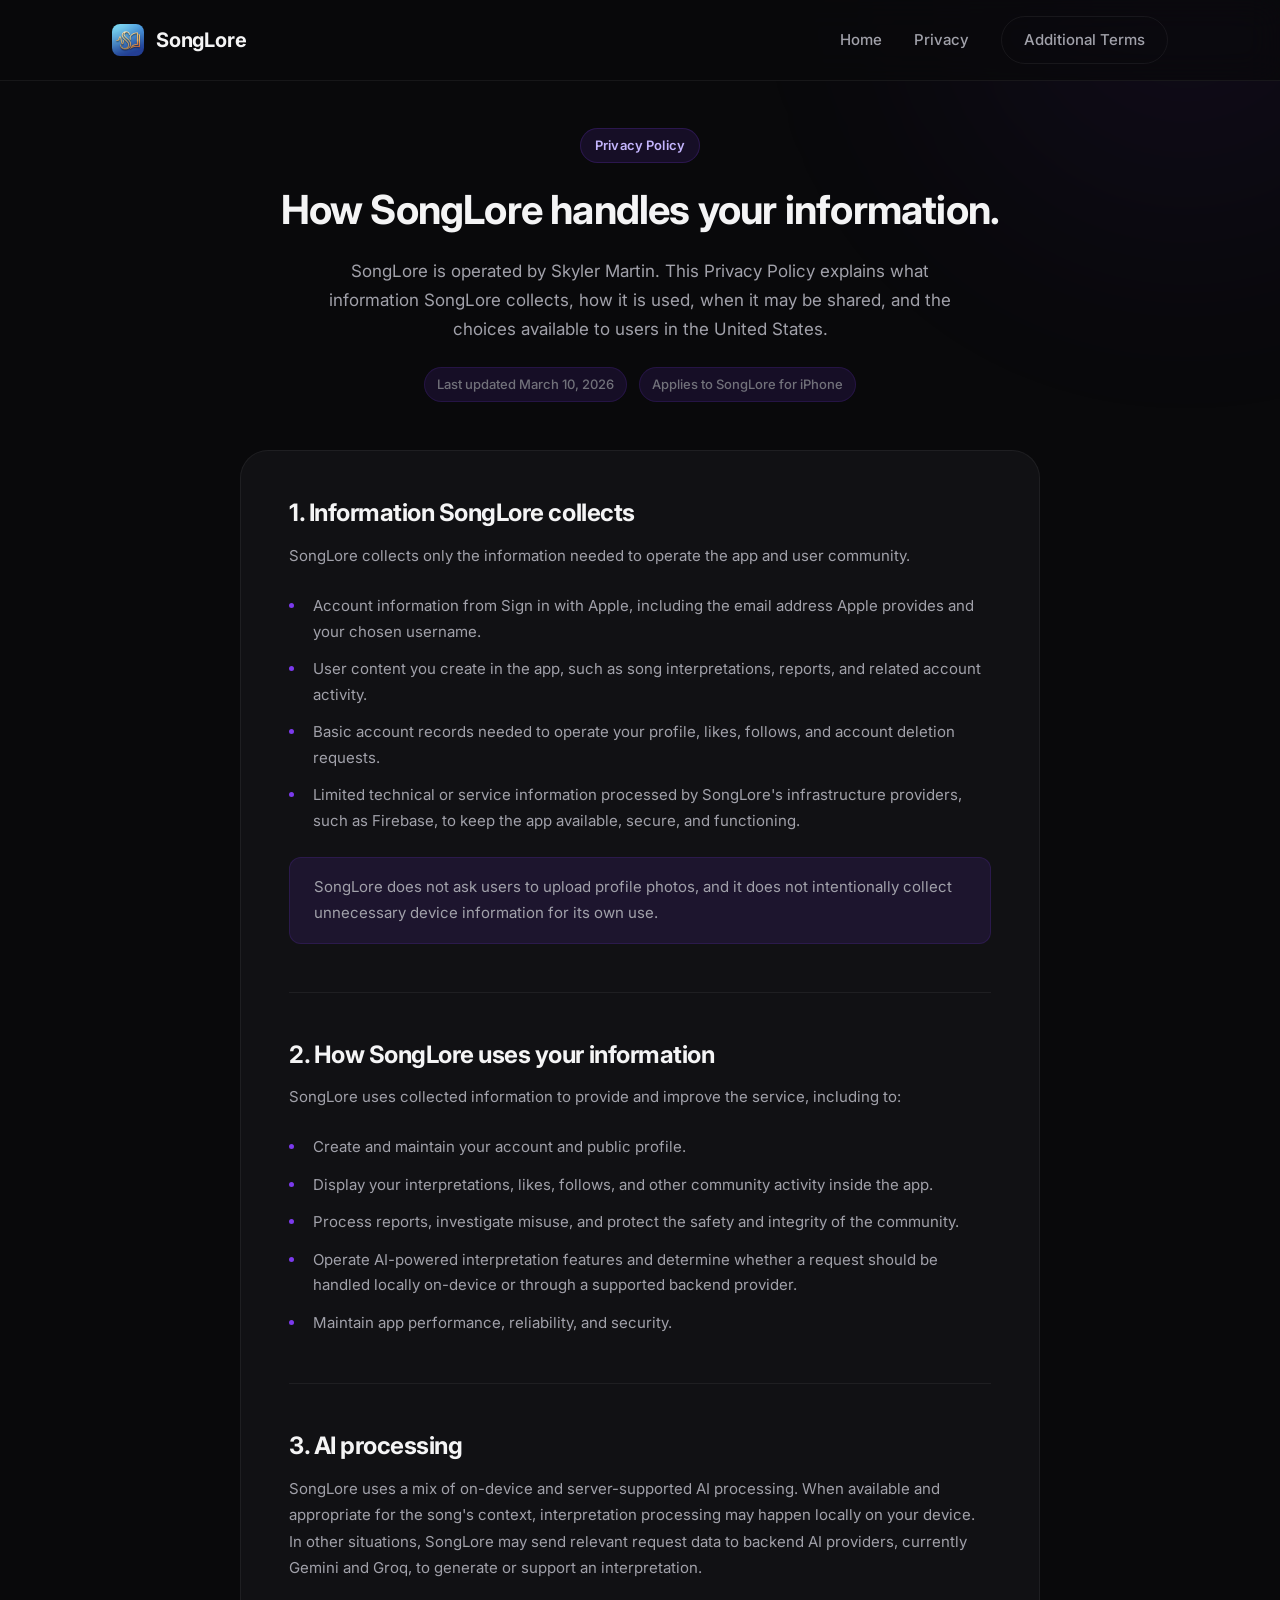
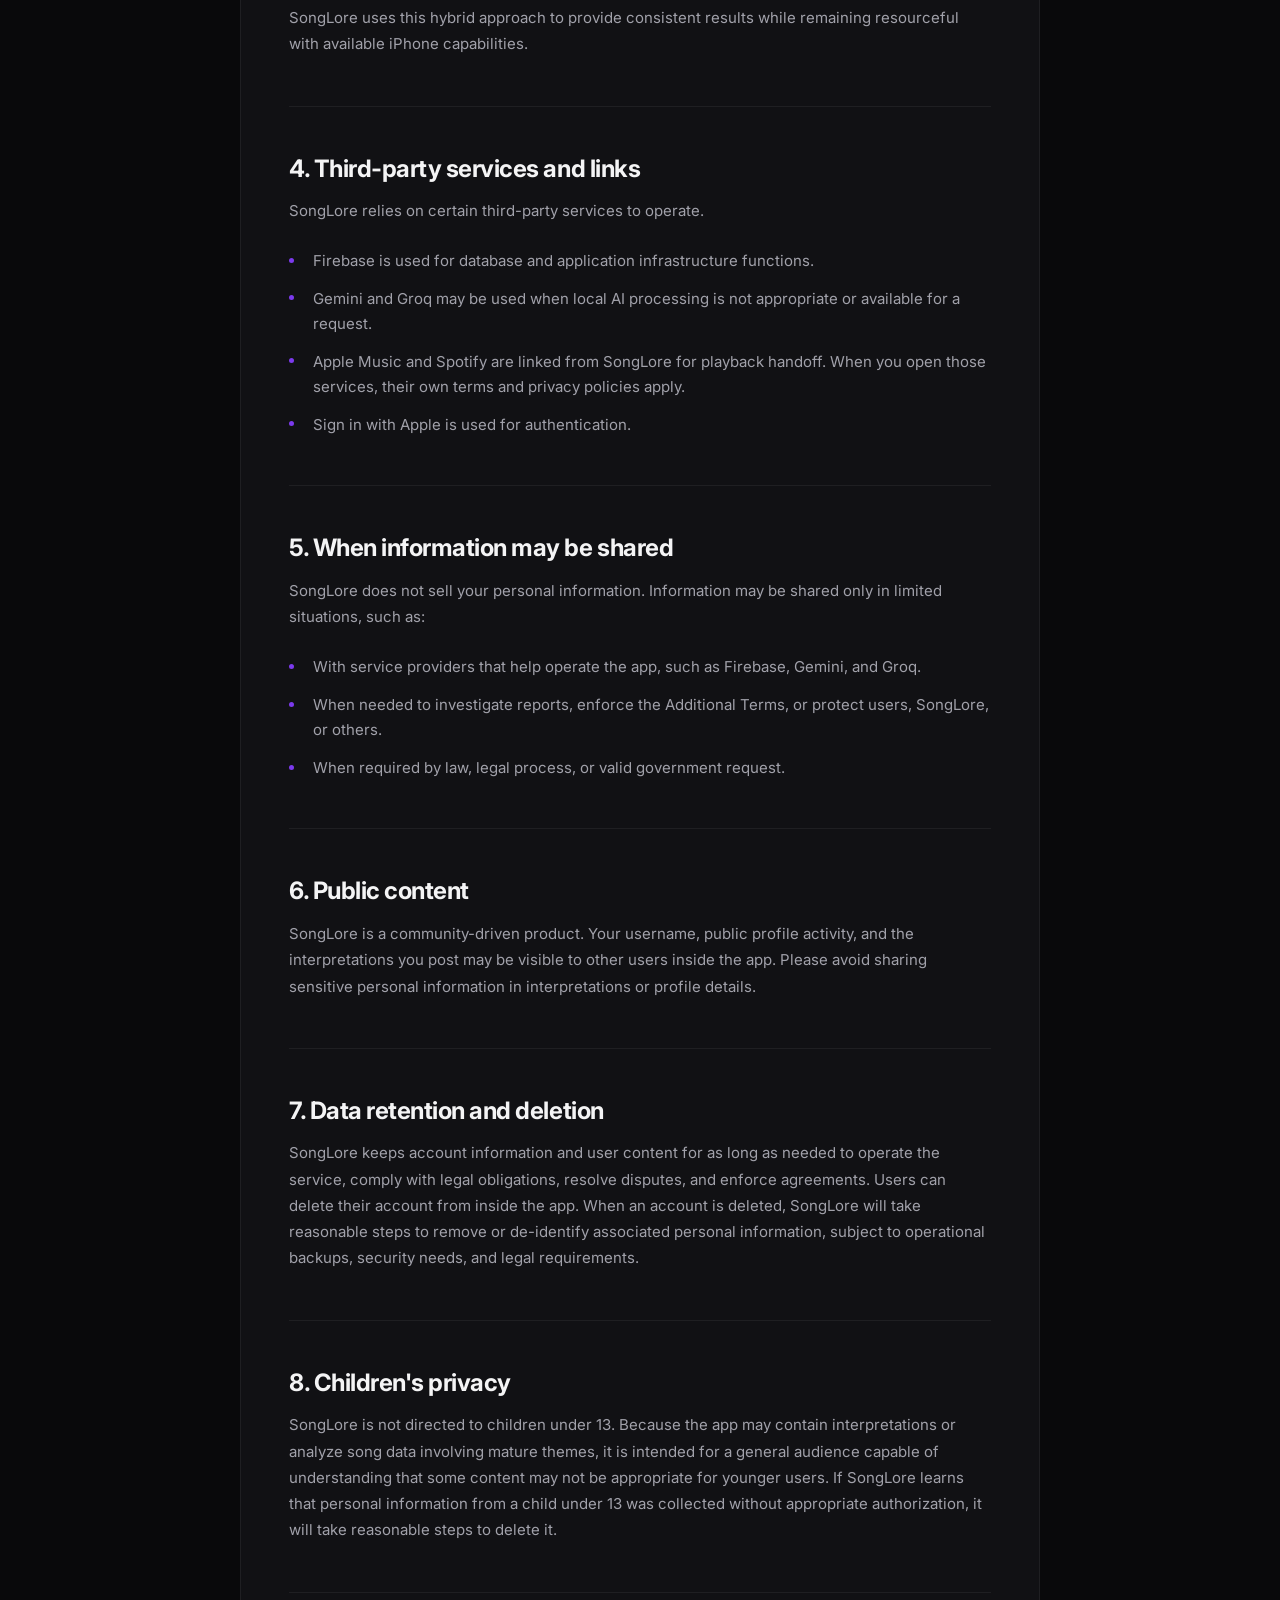
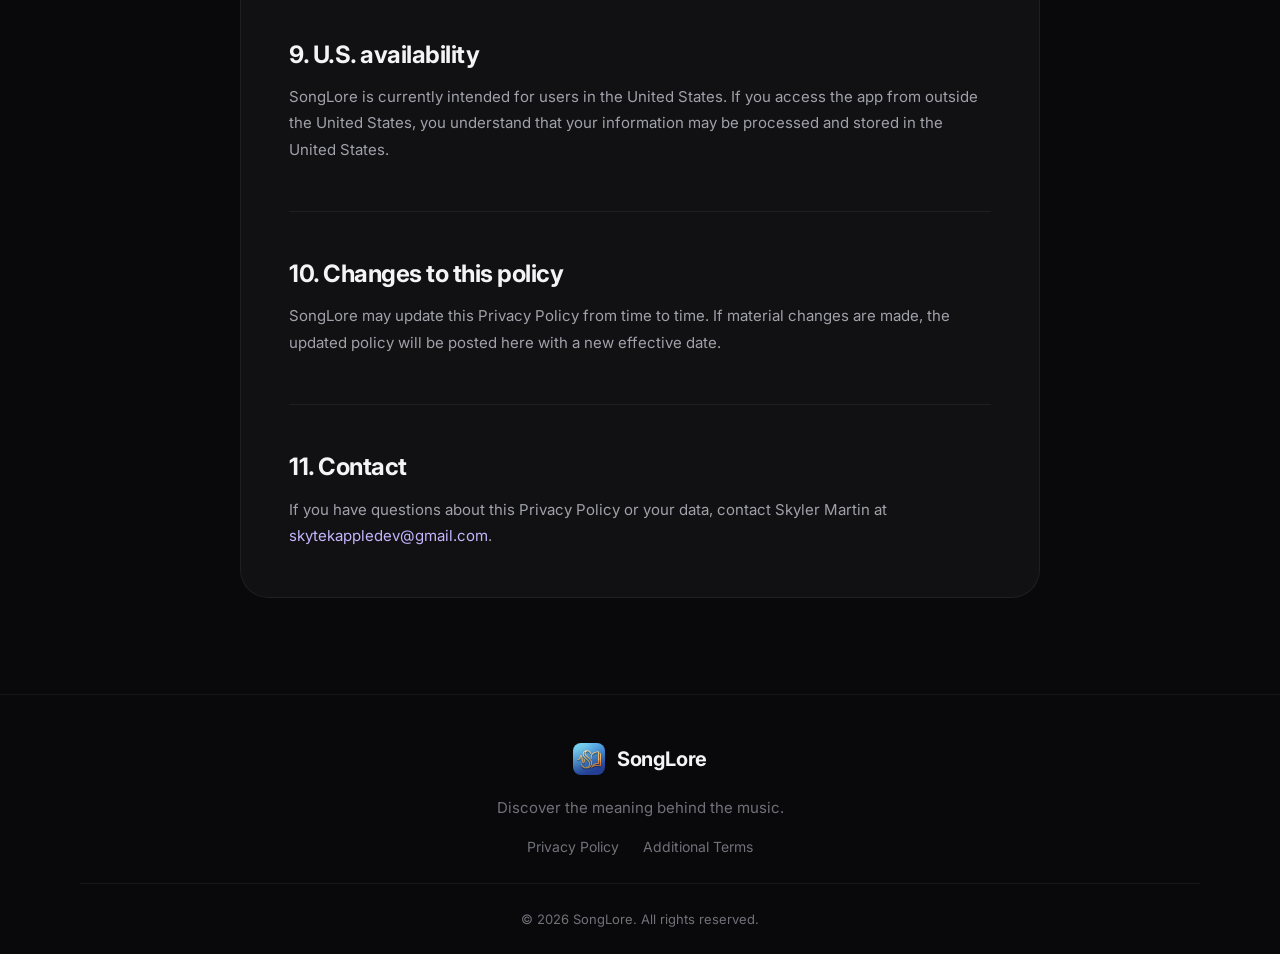
<file: privacy.html>
<!DOCTYPE html>
<html lang="en">
<head>
    <meta charset="UTF-8">
    <meta name="viewport" content="width=device-width, initial-scale=1.0">
    <title>Privacy Policy — SongLore</title>
    <meta name="description" content="Learn how SongLore handles your information, what data is collected, how it's used, and your choices as a user.">
    <meta name="robots" content="index, follow">
    <link rel="canonical" href="https://songlore.app/privacy.html">

    <!-- Open Graph -->
    <meta property="og:type" content="website">
    <meta property="og:title" content="Privacy Policy — SongLore">
    <meta property="og:description" content="Learn how SongLore handles your information, what data is collected, how it's used, and your choices as a user.">
    <meta property="og:url" content="https://songlore.app/privacy.html">
    <meta property="og:site_name" content="SongLore">

    <!-- Favicon -->
    <link rel="icon" type="image/png" href="images/songloreicon.png">
    <link rel="apple-touch-icon" href="images/songloreicon.png">

    <link rel="preconnect" href="https://fonts.googleapis.com">
    <link rel="preconnect" href="https://fonts.gstatic.com" crossorigin>
    <link href="https://fonts.googleapis.com/css2?family=Inter:wght@300;400;500;600;700&display=swap" rel="stylesheet">
    <link rel="stylesheet" href="styles.css">
</head>
<body>

    <header class="navbar">
        <div class="container">
            <a href="index.html" class="logo logo-lockup" aria-label="SongLore home">
                <img src="images/songloreicon.png" alt="SongLore" class="logo-icon" width="32" height="32">
                <span>SongLore</span>
            </a>
            <button class="nav-toggle" aria-label="Toggle navigation" aria-expanded="false">
                <svg class="icon-menu" viewBox="0 0 24 24"><line x1="3" y1="6" x2="21" y2="6"/><line x1="3" y1="12" x2="21" y2="12"/><line x1="3" y1="18" x2="21" y2="18"/></svg>
                <svg class="icon-close" viewBox="0 0 24 24"><line x1="18" y1="6" x2="6" y2="18"/><line x1="6" y1="6" x2="18" y2="18"/></svg>
            </button>
            <nav class="nav-links" id="nav-links">
                <a href="index.html">Home</a>
                <a href="privacy.html">Privacy</a>
                <a href="terms.html" class="btn btn-outline">Additional Terms</a>
            </nav>
        </div>
    </header>

    <main class="policy-page">
        <section class="container">
            <div class="policy-hero">
                <div class="badge">Privacy Policy</div>
                <h1>How SongLore handles your information.</h1>
                <p>SongLore is operated by Skyler Martin. This Privacy Policy explains what information SongLore collects, how it is used, when it may be shared, and the choices available to users in the United States.</p>
                <div class="policy-meta">
                    <span>Last updated March 10, 2026</span>
                    <span>Applies to SongLore for iPhone</span>
                </div>
            </div>

            <div class="glass-panel policy-card">
                <section class="policy-section">
                    <h2>1. Information SongLore collects</h2>
                    <p>SongLore collects only the information needed to operate the app and user community.</p>
                    <ul class="policy-list">
                        <li>Account information from Sign in with Apple, including the email address Apple provides and your chosen username.</li>
                        <li>User content you create in the app, such as song interpretations, reports, and related account activity.</li>
                        <li>Basic account records needed to operate your profile, likes, follows, and account deletion requests.</li>
                        <li>Limited technical or service information processed by SongLore's infrastructure providers, such as Firebase, to keep the app available, secure, and functioning.</li>
                    </ul>
                    <div class="policy-note">
                        <p>SongLore does not ask users to upload profile photos, and it does not intentionally collect unnecessary device information for its own use.</p>
                    </div>
                </section>

                <section class="policy-section">
                    <h2>2. How SongLore uses your information</h2>
                    <p>SongLore uses collected information to provide and improve the service, including to:</p>
                    <ul class="policy-list">
                        <li>Create and maintain your account and public profile.</li>
                        <li>Display your interpretations, likes, follows, and other community activity inside the app.</li>
                        <li>Process reports, investigate misuse, and protect the safety and integrity of the community.</li>
                        <li>Operate AI-powered interpretation features and determine whether a request should be handled locally on-device or through a supported backend provider.</li>
                        <li>Maintain app performance, reliability, and security.</li>
                    </ul>
                </section>

                <section class="policy-section">
                    <h2>3. AI processing</h2>
                    <p>SongLore uses a mix of on-device and server-supported AI processing. When available and appropriate for the song's context, interpretation processing may happen locally on your device. In other situations, SongLore may send relevant request data to backend AI providers, currently Gemini and Groq, to generate or support an interpretation.</p>
                    <p>SongLore uses this hybrid approach to provide consistent results while remaining resourceful with available iPhone capabilities.</p>
                </section>

                <section class="policy-section">
                    <h2>4. Third-party services and links</h2>
                    <p>SongLore relies on certain third-party services to operate.</p>
                    <ul class="policy-list">
                        <li>Firebase is used for database and application infrastructure functions.</li>
                        <li>Gemini and Groq may be used when local AI processing is not appropriate or available for a request.</li>
                        <li>Apple Music and Spotify are linked from SongLore for playback handoff. When you open those services, their own terms and privacy policies apply.</li>
                        <li>Sign in with Apple is used for authentication.</li>
                    </ul>
                </section>

                <section class="policy-section">
                    <h2>5. When information may be shared</h2>
                    <p>SongLore does not sell your personal information. Information may be shared only in limited situations, such as:</p>
                    <ul class="policy-list">
                        <li>With service providers that help operate the app, such as Firebase, Gemini, and Groq.</li>
                        <li>When needed to investigate reports, enforce the Additional Terms, or protect users, SongLore, or others.</li>
                        <li>When required by law, legal process, or valid government request.</li>
                    </ul>
                </section>

                <section class="policy-section">
                    <h2>6. Public content</h2>
                    <p>SongLore is a community-driven product. Your username, public profile activity, and the interpretations you post may be visible to other users inside the app. Please avoid sharing sensitive personal information in interpretations or profile details.</p>
                </section>

                <section class="policy-section">
                    <h2>7. Data retention and deletion</h2>
                    <p>SongLore keeps account information and user content for as long as needed to operate the service, comply with legal obligations, resolve disputes, and enforce agreements. Users can delete their account from inside the app. When an account is deleted, SongLore will take reasonable steps to remove or de-identify associated personal information, subject to operational backups, security needs, and legal requirements.</p>
                </section>

                <section class="policy-section">
                    <h2>8. Children's privacy</h2>
                    <p>SongLore is not directed to children under 13. Because the app may contain interpretations or analyze song data involving mature themes, it is intended for a general audience capable of understanding that some content may not be appropriate for younger users. If SongLore learns that personal information from a child under 13 was collected without appropriate authorization, it will take reasonable steps to delete it.</p>
                </section>

                <section class="policy-section">
                    <h2>9. U.S. availability</h2>
                    <p>SongLore is currently intended for users in the United States. If you access the app from outside the United States, you understand that your information may be processed and stored in the United States.</p>
                </section>

                <section class="policy-section">
                    <h2>10. Changes to this policy</h2>
                    <p>SongLore may update this Privacy Policy from time to time. If material changes are made, the updated policy will be posted here with a new effective date.</p>
                </section>

                <section class="policy-section">
                    <h2>11. Contact</h2>
                    <p>If you have questions about this Privacy Policy or your data, contact Skyler Martin at <a href="mailto:skytekappledev@gmail.com" class="policy-contact">skytekappledev@gmail.com</a>.</p>
                </section>
            </div>
        </section>
    </main>

    <footer>
        <div class="container footer-content">
            <div class="footer-brand">
                <div class="logo logo-lockup footer-logo">
                    <img src="images/songloreicon.png" alt="SongLore" class="logo-icon" width="32" height="32">
                    <span>SongLore</span>
                </div>
                <p>Discover the meaning behind the music.</p>
                <div class="legal-links">
                    <a href="privacy.html">Privacy Policy</a>
                    <a href="terms.html">Additional Terms</a>
                </div>
            </div>
        </div>
        <div class="container copyright">
            <p>&copy; 2026 SongLore. All rights reserved.</p>
        </div>
    </footer>

    <script>
        const toggle = document.querySelector('.nav-toggle');
        const navLinks = document.getElementById('nav-links');
        toggle.addEventListener('click', () => {
            const open = navLinks.classList.toggle('open');
            toggle.classList.toggle('active');
            toggle.setAttribute('aria-expanded', open);
        });
        navLinks.querySelectorAll('a').forEach(link => {
            link.addEventListener('click', () => {
                navLinks.classList.remove('open');
                toggle.classList.remove('active');
                toggle.setAttribute('aria-expanded', 'false');
            });
        });
    </script>
</body>
</html>
</file>
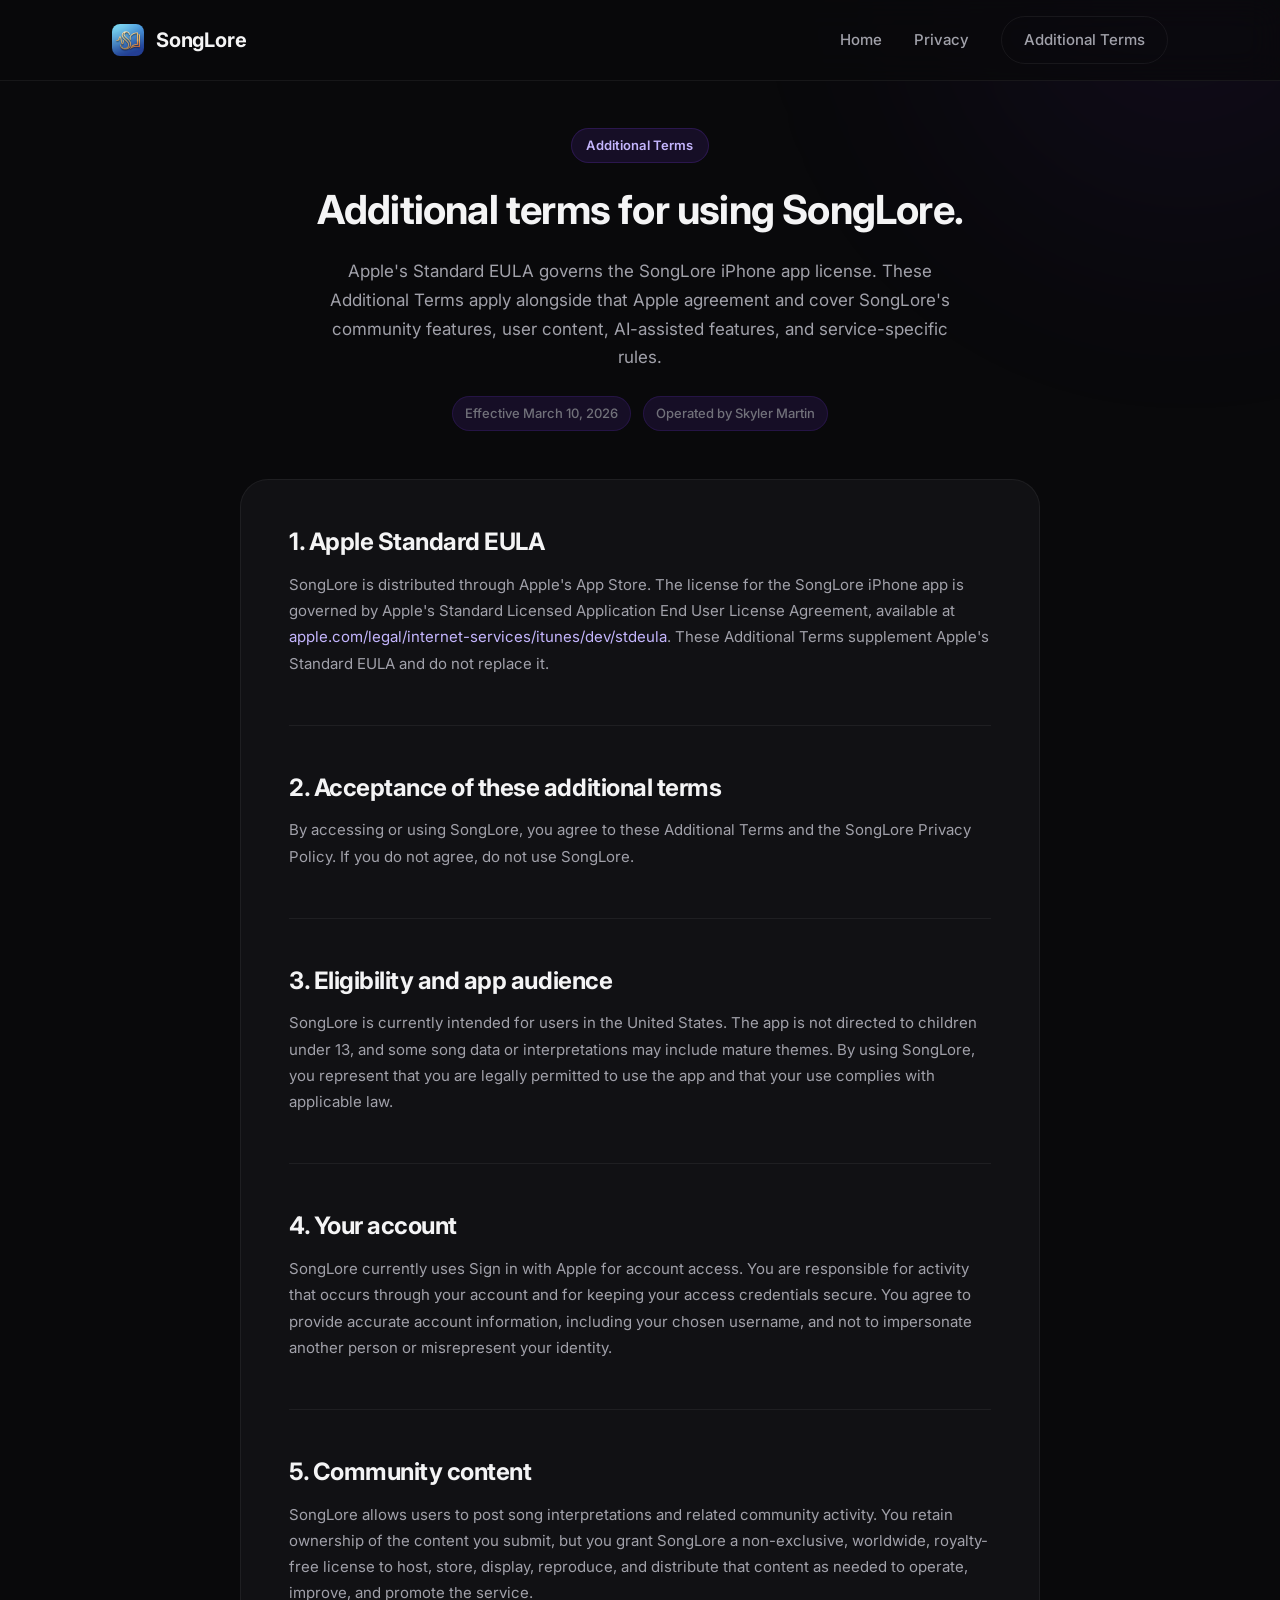
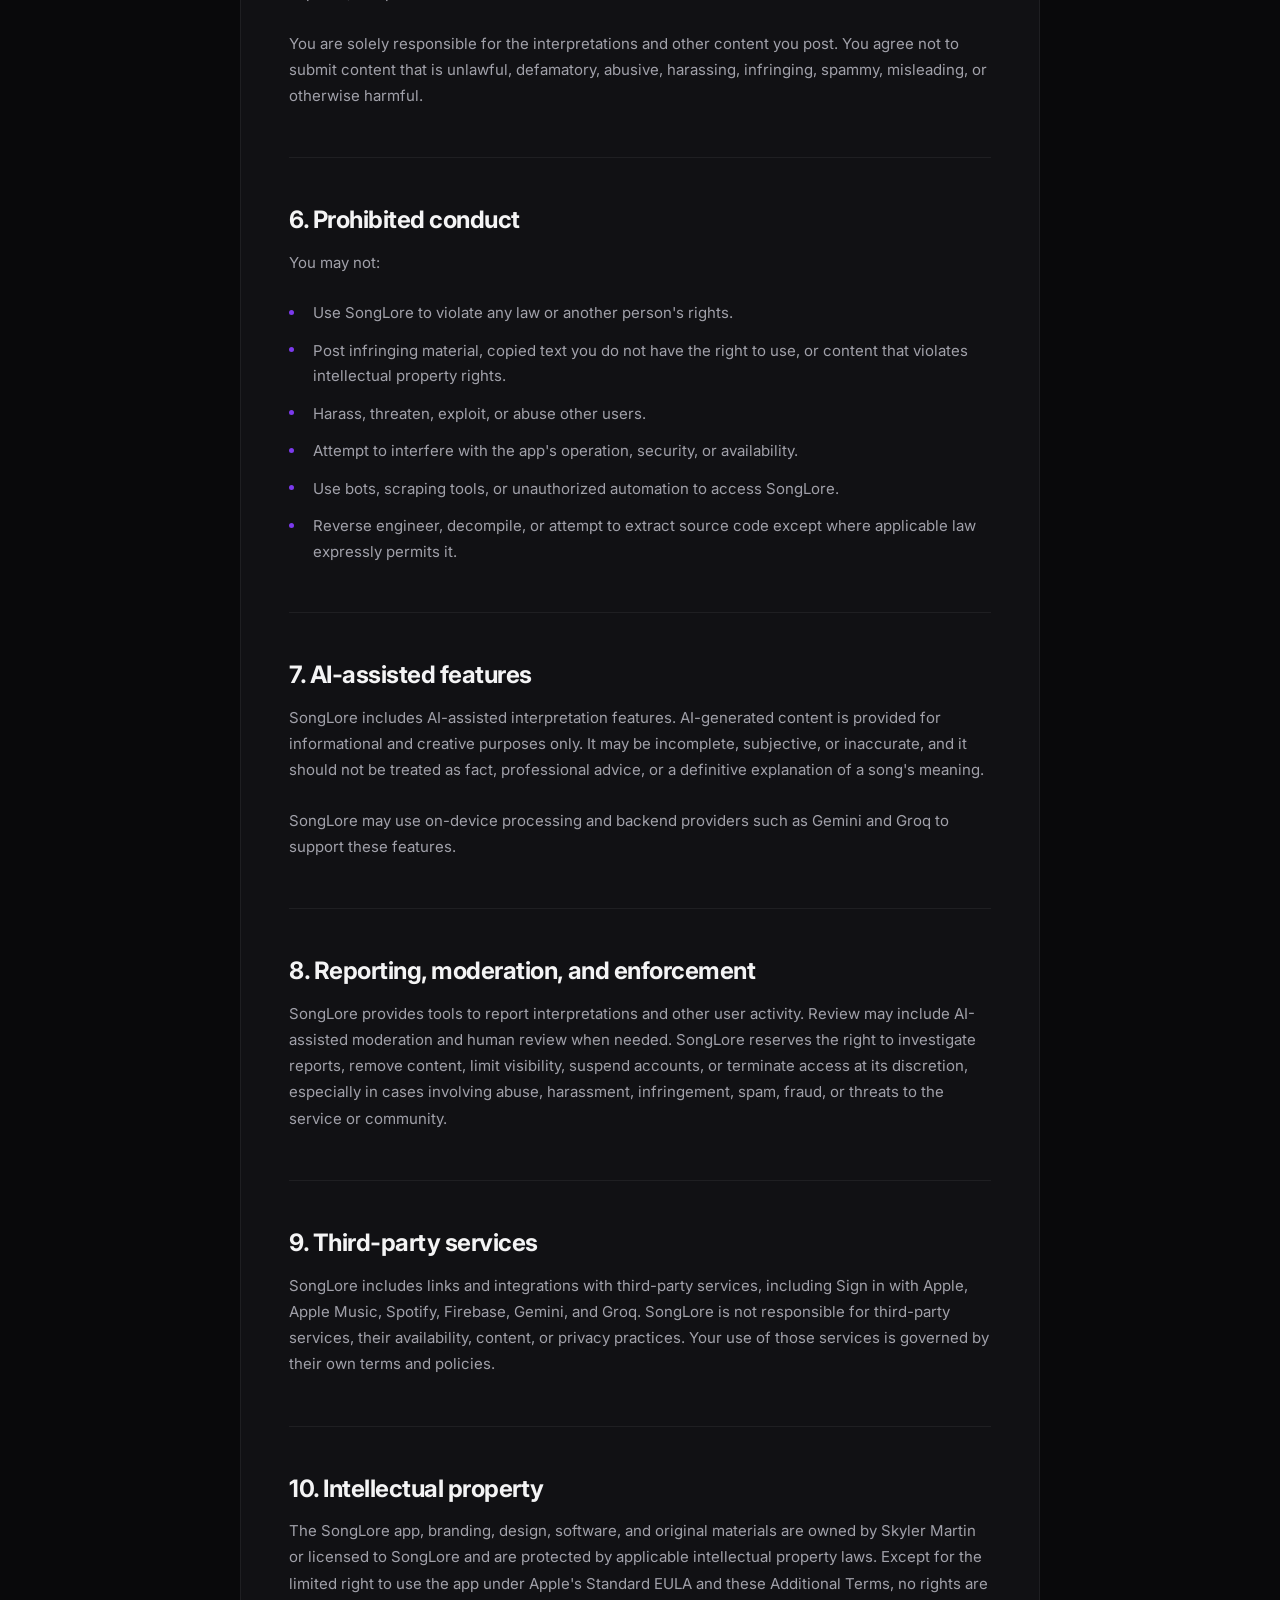
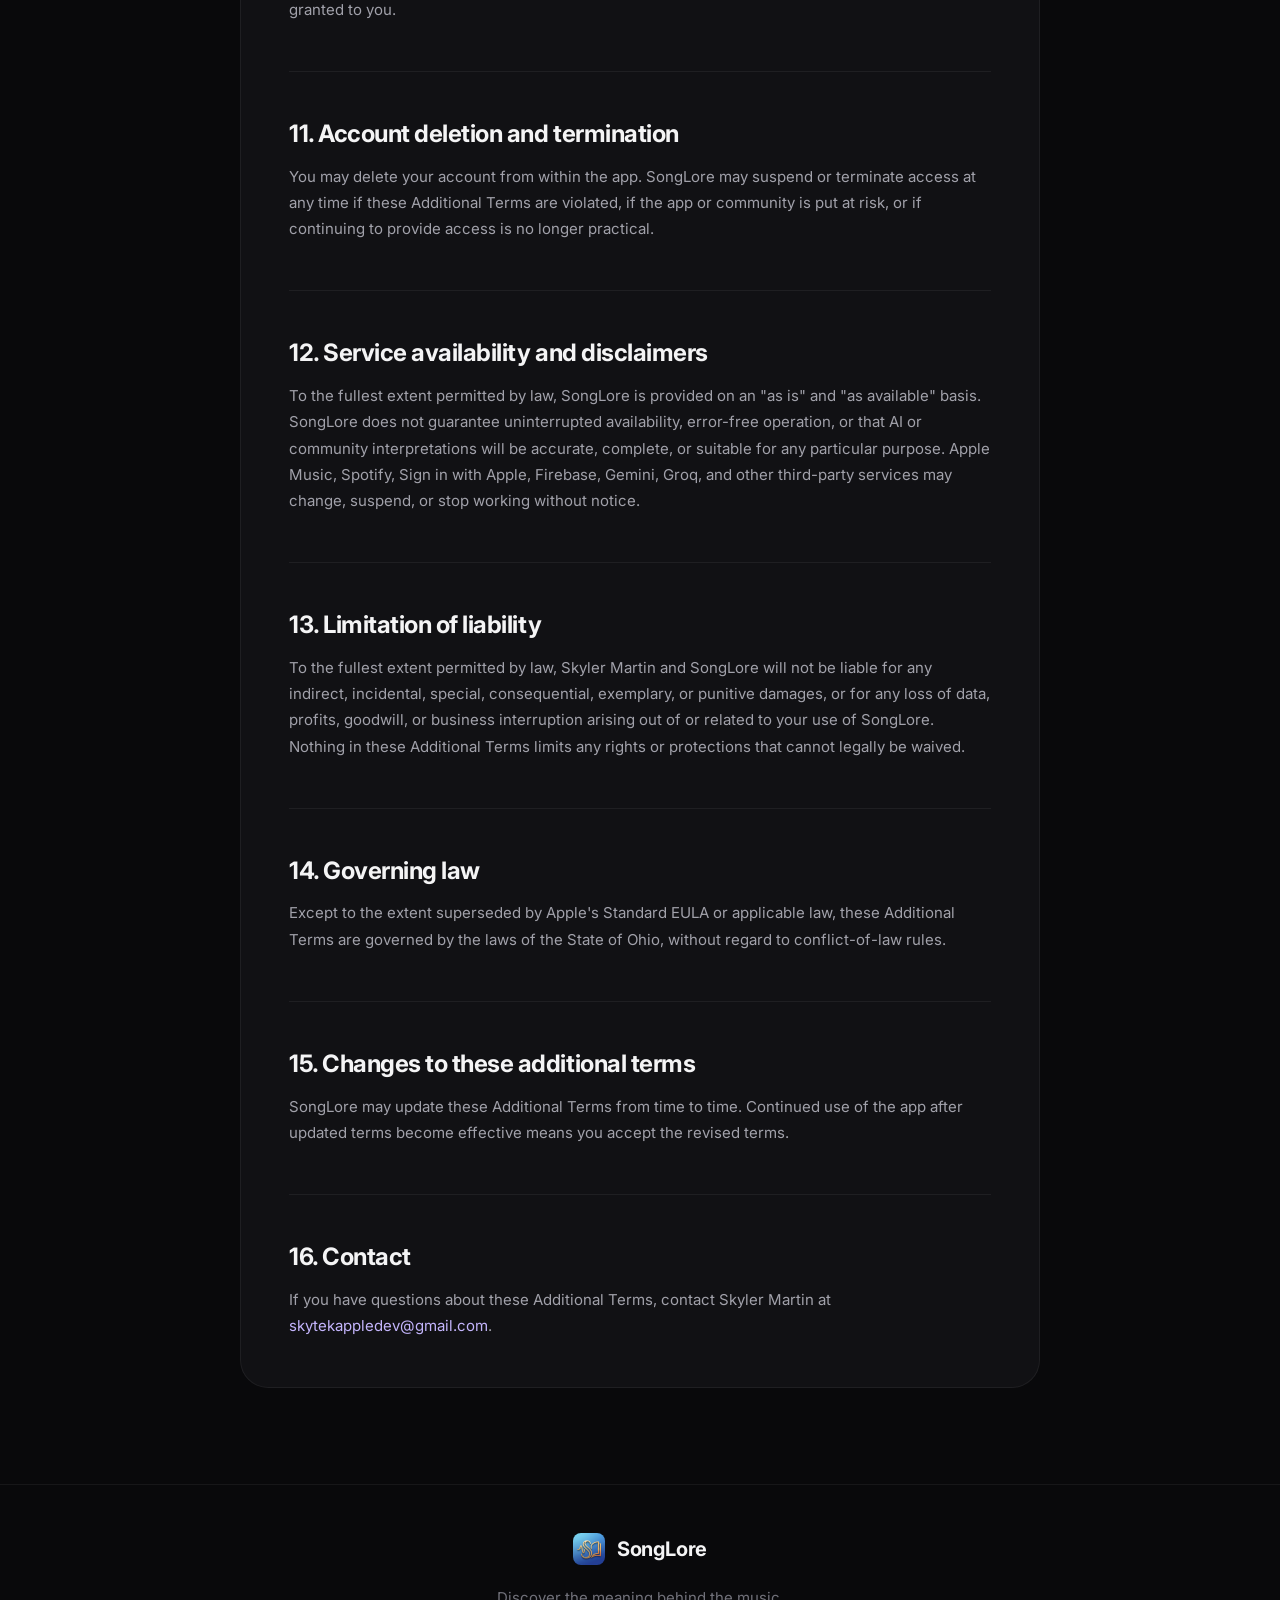
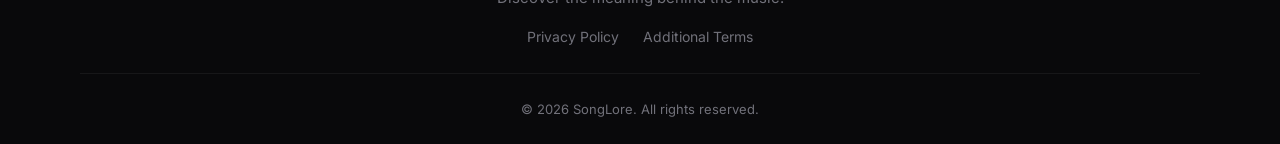
<file: terms.html>
<!DOCTYPE html>
<html lang="en">
<head>
    <meta charset="UTF-8">
    <meta name="viewport" content="width=device-width, initial-scale=1.0">
    <title>Additional Terms — SongLore</title>
    <meta name="description" content="SongLore Additional Terms covering community participation, user content, AI-assisted features, and rules that apply alongside Apple's Standard EULA.">
    <meta name="robots" content="index, follow">
    <link rel="canonical" href="https://songlore.app/terms.html">

    <!-- Open Graph -->
    <meta property="og:type" content="website">
    <meta property="og:title" content="Additional Terms — SongLore">
    <meta property="og:description" content="SongLore Additional Terms covering community participation, user content, AI-assisted features, and rules that apply alongside Apple's Standard EULA.">
    <meta property="og:url" content="https://songlore.app/terms.html">
    <meta property="og:site_name" content="SongLore">

    <!-- Favicon -->
    <link rel="icon" type="image/png" href="images/songloreicon.png">
    <link rel="apple-touch-icon" href="images/songloreicon.png">

    <link rel="preconnect" href="https://fonts.googleapis.com">
    <link rel="preconnect" href="https://fonts.gstatic.com" crossorigin>
    <link href="https://fonts.googleapis.com/css2?family=Inter:wght@300;400;500;600;700&display=swap" rel="stylesheet">
    <link rel="stylesheet" href="styles.css">
</head>
<body>

    <header class="navbar">
        <div class="container">
            <a href="index.html" class="logo logo-lockup" aria-label="SongLore home">
                <img src="images/songloreicon.png" alt="SongLore" class="logo-icon" width="32" height="32">
                <span>SongLore</span>
            </a>
            <button class="nav-toggle" aria-label="Toggle navigation" aria-expanded="false">
                <svg class="icon-menu" viewBox="0 0 24 24"><line x1="3" y1="6" x2="21" y2="6"/><line x1="3" y1="12" x2="21" y2="12"/><line x1="3" y1="18" x2="21" y2="18"/></svg>
                <svg class="icon-close" viewBox="0 0 24 24"><line x1="18" y1="6" x2="6" y2="18"/><line x1="6" y1="6" x2="18" y2="18"/></svg>
            </button>
            <nav class="nav-links" id="nav-links">
                <a href="index.html">Home</a>
                <a href="privacy.html">Privacy</a>
                <a href="terms.html" class="btn btn-outline">Additional Terms</a>
            </nav>
        </div>
    </header>

    <main class="policy-page">
        <section class="container">
            <div class="policy-hero">
                <div class="badge">Additional Terms</div>
                <h1>Additional terms for using SongLore.</h1>
                <p>Apple's Standard EULA governs the SongLore iPhone app license. These Additional Terms apply alongside that Apple agreement and cover SongLore's community features, user content, AI-assisted features, and service-specific rules.</p>
                <div class="policy-meta">
                    <span>Effective March 10, 2026</span>
                    <span>Operated by Skyler Martin</span>
                </div>
            </div>

            <div class="glass-panel policy-card">
                <section class="policy-section">
                    <h2>1. Apple Standard EULA</h2>
                    <p>SongLore is distributed through Apple's App Store. The license for the SongLore iPhone app is governed by Apple's Standard Licensed Application End User License Agreement, available at <a href="https://www.apple.com/legal/internet-services/itunes/dev/stdeula/" class="policy-contact">apple.com/legal/internet-services/itunes/dev/stdeula</a>. These Additional Terms supplement Apple's Standard EULA and do not replace it.</p>
                </section>

                <section class="policy-section">
                    <h2>2. Acceptance of these additional terms</h2>
                    <p>By accessing or using SongLore, you agree to these Additional Terms and the SongLore Privacy Policy. If you do not agree, do not use SongLore.</p>
                </section>

                <section class="policy-section">
                    <h2>3. Eligibility and app audience</h2>
                    <p>SongLore is currently intended for users in the United States. The app is not directed to children under 13, and some song data or interpretations may include mature themes. By using SongLore, you represent that you are legally permitted to use the app and that your use complies with applicable law.</p>
                </section>

                <section class="policy-section">
                    <h2>4. Your account</h2>
                    <p>SongLore currently uses Sign in with Apple for account access. You are responsible for activity that occurs through your account and for keeping your access credentials secure. You agree to provide accurate account information, including your chosen username, and not to impersonate another person or misrepresent your identity.</p>
                </section>

                <section class="policy-section">
                    <h2>5. Community content</h2>
                    <p>SongLore allows users to post song interpretations and related community activity. You retain ownership of the content you submit, but you grant SongLore a non-exclusive, worldwide, royalty-free license to host, store, display, reproduce, and distribute that content as needed to operate, improve, and promote the service.</p>
                    <p>You are solely responsible for the interpretations and other content you post. You agree not to submit content that is unlawful, defamatory, abusive, harassing, infringing, spammy, misleading, or otherwise harmful.</p>
                </section>

                <section class="policy-section">
                    <h2>6. Prohibited conduct</h2>
                    <p>You may not:</p>
                    <ul class="policy-list">
                        <li>Use SongLore to violate any law or another person's rights.</li>
                        <li>Post infringing material, copied text you do not have the right to use, or content that violates intellectual property rights.</li>
                        <li>Harass, threaten, exploit, or abuse other users.</li>
                        <li>Attempt to interfere with the app's operation, security, or availability.</li>
                        <li>Use bots, scraping tools, or unauthorized automation to access SongLore.</li>
                        <li>Reverse engineer, decompile, or attempt to extract source code except where applicable law expressly permits it.</li>
                    </ul>
                </section>

                <section class="policy-section">
                    <h2>7. AI-assisted features</h2>
                    <p>SongLore includes AI-assisted interpretation features. AI-generated content is provided for informational and creative purposes only. It may be incomplete, subjective, or inaccurate, and it should not be treated as fact, professional advice, or a definitive explanation of a song's meaning.</p>
                    <p>SongLore may use on-device processing and backend providers such as Gemini and Groq to support these features.</p>
                </section>

                <section class="policy-section">
                    <h2>8. Reporting, moderation, and enforcement</h2>
                    <p>SongLore provides tools to report interpretations and other user activity. Review may include AI-assisted moderation and human review when needed. SongLore reserves the right to investigate reports, remove content, limit visibility, suspend accounts, or terminate access at its discretion, especially in cases involving abuse, harassment, infringement, spam, fraud, or threats to the service or community.</p>
                </section>

                <section class="policy-section">
                    <h2>9. Third-party services</h2>
                    <p>SongLore includes links and integrations with third-party services, including Sign in with Apple, Apple Music, Spotify, Firebase, Gemini, and Groq. SongLore is not responsible for third-party services, their availability, content, or privacy practices. Your use of those services is governed by their own terms and policies.</p>
                </section>

                <section class="policy-section">
                    <h2>10. Intellectual property</h2>
                    <p>The SongLore app, branding, design, software, and original materials are owned by Skyler Martin or licensed to SongLore and are protected by applicable intellectual property laws. Except for the limited right to use the app under Apple's Standard EULA and these Additional Terms, no rights are granted to you.</p>
                </section>

                <section class="policy-section">
                    <h2>11. Account deletion and termination</h2>
                    <p>You may delete your account from within the app. SongLore may suspend or terminate access at any time if these Additional Terms are violated, if the app or community is put at risk, or if continuing to provide access is no longer practical.</p>
                </section>

                <section class="policy-section">
                    <h2>12. Service availability and disclaimers</h2>
                    <p>To the fullest extent permitted by law, SongLore is provided on an "as is" and "as available" basis. SongLore does not guarantee uninterrupted availability, error-free operation, or that AI or community interpretations will be accurate, complete, or suitable for any particular purpose. Apple Music, Spotify, Sign in with Apple, Firebase, Gemini, Groq, and other third-party services may change, suspend, or stop working without notice.</p>
                </section>

                <section class="policy-section">
                    <h2>13. Limitation of liability</h2>
                    <p>To the fullest extent permitted by law, Skyler Martin and SongLore will not be liable for any indirect, incidental, special, consequential, exemplary, or punitive damages, or for any loss of data, profits, goodwill, or business interruption arising out of or related to your use of SongLore. Nothing in these Additional Terms limits any rights or protections that cannot legally be waived.</p>
                </section>

                <section class="policy-section">
                    <h2>14. Governing law</h2>
                    <p>Except to the extent superseded by Apple's Standard EULA or applicable law, these Additional Terms are governed by the laws of the State of Ohio, without regard to conflict-of-law rules.</p>
                </section>

                <section class="policy-section">
                    <h2>15. Changes to these additional terms</h2>
                    <p>SongLore may update these Additional Terms from time to time. Continued use of the app after updated terms become effective means you accept the revised terms.</p>
                </section>

                <section class="policy-section">
                    <h2>16. Contact</h2>
                    <p>If you have questions about these Additional Terms, contact Skyler Martin at <a href="mailto:skytekappledev@gmail.com" class="policy-contact">skytekappledev@gmail.com</a>.</p>
                </section>
            </div>
        </section>
    </main>

    <footer>
        <div class="container footer-content">
            <div class="footer-brand">
                <div class="logo logo-lockup footer-logo">
                    <img src="images/songloreicon.png" alt="SongLore" class="logo-icon" width="32" height="32">
                    <span>SongLore</span>
                </div>
                <p>Discover the meaning behind the music.</p>
                <div class="legal-links">
                    <a href="privacy.html">Privacy Policy</a>
                    <a href="terms.html">Additional Terms</a>
                </div>
            </div>
        </div>
        <div class="container copyright">
            <p>&copy; 2026 SongLore. All rights reserved.</p>
        </div>
    </footer>

    <script>
        const toggle = document.querySelector('.nav-toggle');
        const navLinks = document.getElementById('nav-links');
        toggle.addEventListener('click', () => {
            const open = navLinks.classList.toggle('open');
            toggle.classList.toggle('active');
            toggle.setAttribute('aria-expanded', open);
        });
        navLinks.querySelectorAll('a').forEach(link => {
            link.addEventListener('click', () => {
                navLinks.classList.remove('open');
                toggle.classList.remove('active');
                toggle.setAttribute('aria-expanded', 'false');
            });
        });
    </script>
</body>
</html>
</file>
<file: styles.css>
/* ========================================
   SongLore — Design System
   Clean, cohesive, modern dark theme
   ======================================== */

:root {
    /* Colors */
    --bg:          #09090b;
    --bg-raised:   #111114;
    --bg-surface:  #18181b;
    --border:      rgba(255, 255, 255, 0.06);
    --border-hover:rgba(255, 255, 255, 0.12);

    --text:        #f4f4f5;
    --text-secondary: #a1a1aa;
    --text-tertiary:  #71717a;

    --accent:      #7c3aed;
    --accent-soft: rgba(124, 58, 237, 0.12);
    --accent-glow: rgba(124, 58, 237, 0.25);
    --accent-text: #c4b5fd;

    /* Spacing scale (8px base) */
    --space-1: 0.25rem;   /* 4px */
    --space-2: 0.5rem;    /* 8px */
    --space-3: 0.75rem;   /* 12px */
    --space-4: 1rem;      /* 16px */
    --space-5: 1.5rem;    /* 24px */
    --space-6: 2rem;      /* 32px */
    --space-7: 3rem;      /* 48px */
    --space-8: 4rem;      /* 64px */
    --space-9: 6rem;      /* 96px */
    --space-10: 8rem;     /* 128px */

    /* Radius */
    --radius-sm: 8px;
    --radius-md: 12px;
    --radius-lg: 20px;
    --radius-xl: 28px;
    --radius-full: 9999px;

    /* Transitions */
    --ease: cubic-bezier(0.16, 1, 0.3, 1);
    --duration: 0.3s;
}

/* ── Reset ── */
*, *::before, *::after {
    margin: 0;
    padding: 0;
    box-sizing: border-box;
}

html {
    scroll-behavior: smooth;
}

html, body {
    overflow-x: hidden;
}

body {
    font-family: 'Inter', -apple-system, BlinkMacSystemFont, 'Segoe UI', sans-serif;
    background: var(--bg);
    color: var(--text);
    line-height: 1.6;
    -webkit-font-smoothing: antialiased;
    -moz-osx-font-smoothing: grayscale;
}

/* ── Typography ── */
h1, h2, h3 {
    color: var(--text);
    line-height: 1.15;
    letter-spacing: -0.02em;
}

h1 {
    font-size: clamp(2.25rem, 6vw, 3.75rem);
    font-weight: 700;
    margin-bottom: var(--space-5);
}

h2 {
    font-size: clamp(1.5rem, 4vw, 2.5rem);
    font-weight: 700;
    margin-bottom: var(--space-4);
}

h3 {
    font-size: 1.25rem;
    font-weight: 600;
    margin-bottom: var(--space-2);
}

p {
    font-size: 1.0625rem;
    color: var(--text-secondary);
    margin-bottom: var(--space-5);
    line-height: 1.7;
}

.gradient-text {
    background: linear-gradient(135deg, var(--accent), #a78bfa);
    -webkit-background-clip: text;
    -webkit-text-fill-color: transparent;
    background-clip: text;
}

/* ── Layout ── */
.container {
    max-width: 1120px;
    margin: 0 auto;
    padding: 0 var(--space-6);
}

.mt-2 { margin-top: var(--space-6); }

/* ── Ambient background ── */
.blob { display: none; }  /* Remove old blobs */

body::before {
    content: '';
    position: fixed;
    top: -40%;
    right: -20%;
    width: 700px;
    height: 700px;
    background: radial-gradient(circle, var(--accent-glow) 0%, transparent 70%);
    filter: blur(120px);
    z-index: -1;
    pointer-events: none;
    opacity: 0.4;
}

/* ── Navbar ── */
.navbar {
    position: fixed;
    top: 0;
    width: 100%;
    z-index: 200;
    padding: var(--space-4) 0;
    background: rgba(9, 9, 11, 0.8);
    backdrop-filter: blur(16px) saturate(180%);
    -webkit-backdrop-filter: blur(16px) saturate(180%);
    border-bottom: 1px solid var(--border);
}

.navbar .container {
    display: flex;
    justify-content: space-between;
    align-items: center;
}

.logo {
    font-size: 1.25rem;
    font-weight: 700;
    color: var(--text);
    text-decoration: none;
    letter-spacing: -0.01em;
}

.logo-lockup {
    display: inline-flex;
    align-items: center;
    gap: var(--space-3);
}

.logo-icon {
    width: 2rem;
    height: 2rem;
    border-radius: var(--radius-sm);
    object-fit: cover;
}

.nav-links {
    display: flex;
    gap: var(--space-6);
    align-items: center;
}

.nav-links a {
    color: var(--text-secondary);
    text-decoration: none;
    font-size: 0.9375rem;
    font-weight: 500;
    transition: color var(--duration) var(--ease);
}

.nav-links a:hover {
    color: var(--text);
}

/* Mobile menu toggle */
.nav-toggle {
    display: none;
    background: none;
    border: none;
    cursor: pointer;
    padding: var(--space-2);
    color: var(--text);
    z-index: 210;
}

.nav-toggle svg {
    width: 24px;
    height: 24px;
    stroke: currentColor;
    stroke-width: 2;
    stroke-linecap: round;
    stroke-linejoin: round;
    fill: none;
}

.nav-toggle .icon-close { display: none; }
.nav-toggle.active .icon-menu { display: none; }
.nav-toggle.active .icon-close { display: block; }

/* ── Buttons ── */
.btn {
    display: inline-flex;
    align-items: center;
    justify-content: center;
    padding: 0.6875rem 1.375rem;
    border-radius: var(--radius-full);
    text-decoration: none;
    font-size: 0.9375rem;
    font-weight: 600;
    transition: all var(--duration) var(--ease);
    cursor: pointer;
    border: none;
    white-space: nowrap;
}

.btn-primary {
    background: var(--accent);
    color: #fff;
    box-shadow: 0 2px 16px var(--accent-glow);
}

.btn-primary:hover {
    background: #6d28d9;
    transform: translateY(-1px);
    box-shadow: 0 4px 24px var(--accent-glow);
}

.btn-secondary {
    background: var(--bg-surface);
    color: var(--text);
    border: 1px solid var(--border);
}

.btn-secondary:hover {
    background: var(--bg-raised);
    border-color: var(--border-hover);
}

.btn-outline {
    border: 1px solid var(--border);
    color: var(--text-secondary);
    background: transparent;
}

.btn-outline:hover {
    border-color: var(--accent);
    color: var(--accent-text);
}

.btn-large {
    padding: 0.875rem 2rem;
    font-size: 1rem;
}

/* ── Badge ── */
.badge {
    display: inline-flex;
    align-items: center;
    gap: var(--space-2);
    padding: 0.375rem 0.875rem;
    background: var(--accent-soft);
    border: 1px solid rgba(124, 58, 237, 0.2);
    color: var(--accent-text);
    border-radius: var(--radius-full);
    font-size: 0.8125rem;
    font-weight: 600;
    margin-bottom: var(--space-5);
    letter-spacing: 0.01em;
}

/* ── Hero Section ── */
.hero {
    display: flex;
    align-items: center;
    gap: var(--space-8);
    min-height: 100vh;
    min-height: 100dvh;
    padding-top: var(--space-10);
    padding-bottom: var(--space-9);
}

.hero-content {
    flex: 1;
    min-width: 0;
}

.hero-subtitle {
    font-size: 1.125rem;
    max-width: 540px;
}

.hero-cta {
    display: flex;
    gap: var(--space-4);
    margin-top: var(--space-7);
    margin-bottom: var(--space-7);
}

.hero-stats {
    display: flex;
    gap: var(--space-8);
    padding-top: var(--space-6);
    border-top: 1px solid var(--border);
}

.stat-num {
    display: block;
    font-size: 1.375rem;
    font-weight: 700;
    color: var(--text);
    margin-bottom: var(--space-1);
}

.stat-label {
    font-size: 0.8125rem;
    color: var(--text-tertiary);
    line-height: 1.4;
}

.hero-image-wrapper {
    flex: 1;
    position: relative;
    display: flex;
    justify-content: center;
}

/* ── iPhone Frame ── */
.iphone-frame {
    position: relative;
    max-width: 100%;
    margin: 0 auto;
}

.hero-frame {
    width: 300px;
    border-radius: 44px;
    box-shadow:
        0 32px 64px rgba(0, 0, 0, 0.5),
        0 0 0 1px rgba(255, 255, 255, 0.04);
    transition: transform 0.6s var(--ease);
}

.hero-image-wrapper:hover .hero-frame {
    transform: translateY(-8px);
}

.iphone-bezel {
    position: relative;
    width: 100%;
    height: auto;
    z-index: 2;
    pointer-events: none;
    display: block;
}

.iphone-screen {
    position: absolute;
    top: 2.3%;
    left: 4.8%;
    width: 90.4%;
    height: 95.4%;
    border-radius: 12%;
    object-fit: cover;
    z-index: 1;
}

.floating-card {
    position: absolute;
    bottom: 18%;
    left: -8%;
    background: var(--bg-surface);
    border: 1px solid var(--border);
    padding: 0.875rem 1.25rem;
    border-radius: var(--radius-md);
    display: flex;
    align-items: center;
    gap: var(--space-3);
    box-shadow: 0 16px 40px rgba(0, 0, 0, 0.4);
    animation: gentle-float 5s ease-in-out infinite alternate;
}

.ai-icon {
    font-size: 1.25rem;
}

.ai-text strong {
    display: block;
    font-size: 0.8125rem;
    color: var(--text);
}

.ai-text span {
    font-size: 0.75rem;
    color: var(--text-tertiary);
}

@keyframes gentle-float {
    0% { transform: translateY(0); }
    100% { transform: translateY(-10px); }
}

/* ── Section shared styles ── */
.section-header {
    text-align: center;
    max-width: 560px;
    margin: 0 auto var(--space-8);
}

.section-header p {
    color: var(--text-tertiary);
}

/* ── Features Section ── */
.features {
    padding: var(--space-9) var(--space-6);
}

.features-grid {
    display: grid;
    grid-template-columns: repeat(auto-fit, minmax(280px, 1fr));
    gap: var(--space-5);
}

.feature-card {
    background: var(--bg-raised);
    border: 1px solid var(--border);
    padding: var(--space-7) var(--space-6);
    border-radius: var(--radius-lg);
    transition: border-color var(--duration) var(--ease),
                box-shadow var(--duration) var(--ease),
                transform var(--duration) var(--ease);
}

.feature-card:hover {
    transform: translateY(-4px);
    border-color: var(--border-hover);
    box-shadow: 0 12px 32px rgba(0, 0, 0, 0.25);
}

.feature-icon {
    font-size: 2rem;
    margin-bottom: var(--space-5);
    display: block;
    width: 3rem;
    height: 3rem;
    line-height: 3rem;
    text-align: center;
    background: var(--accent-soft);
    border-radius: var(--radius-md);
}

.feature-card h3 {
    font-size: 1.125rem;
}

.feature-card p {
    font-size: 0.9375rem;
    margin-bottom: 0;
    color: var(--text-tertiary);
}

/* ── Community / Social Section ── */
.social-section {
    display: flex;
    align-items: center;
    gap: var(--space-8);
    padding: var(--space-9) var(--space-6);
}

.social-image-wrapper {
    flex: 1;
    display: flex;
    justify-content: center;
}

.social-frame {
    width: 280px;
    border-radius: 38px;
    box-shadow: 0 32px 64px rgba(0, 0, 0, 0.4);
}

.social-content {
    flex: 1;
}

.benefit-list {
    list-style: none;
    margin: var(--space-6) 0;
}

.benefit-list li {
    font-size: 1rem;
    margin-bottom: var(--space-4);
    color: var(--text-secondary);
    display: flex;
    align-items: flex-start;
    gap: var(--space-3);
    line-height: 1.5;
}

.benefit-list li::before {
    content: '';
    flex-shrink: 0;
    width: 6px;
    height: 6px;
    margin-top: 0.55rem;
    border-radius: 50%;
    background: var(--accent);
}

/* ── CTA Section ── */
.cta-section {
    padding: var(--space-9) var(--space-6);
    text-align: center;
}

.glass-panel {
    background: var(--bg-raised);
    border: 1px solid var(--border);
    border-radius: var(--radius-xl);
    padding: var(--space-9) var(--space-6);
    position: relative;
    overflow: hidden;
}

.glass-panel::before {
    content: '';
    position: absolute;
    top: -60%;
    left: 50%;
    transform: translateX(-50%);
    width: 600px;
    height: 600px;
    background: radial-gradient(circle, var(--accent-glow) 0%, transparent 60%);
    filter: blur(80px);
    z-index: 0;
    pointer-events: none;
    opacity: 0.5;
}

.glass-panel > * {
    position: relative;
    z-index: 1;
}

/* ── Footer ── */
footer {
    border-top: 1px solid var(--border);
    padding: var(--space-7) var(--space-6) var(--space-5);
    background: var(--bg);
}

.footer-content {
    display: flex;
    justify-content: center;
    flex-wrap: wrap;
    gap: var(--space-4);
    margin-bottom: var(--space-5);
    text-align: center;
}

.footer-brand p {
    margin-top: var(--space-3);
    margin-bottom: 0;
    max-width: 320px;
    font-size: 0.9375rem;
    color: var(--text-tertiary);
}

.footer-logo {
    justify-content: center;
}

.legal-links {
    display: flex;
    justify-content: center;
    gap: var(--space-5);
    margin-top: var(--space-4);
    flex-wrap: wrap;
}

.legal-links a {
    color: var(--text-tertiary);
    text-decoration: none;
    font-size: 0.875rem;
    transition: color var(--duration) var(--ease);
}

.legal-links a:hover {
    color: var(--text);
}

.copyright {
    text-align: center;
    padding-top: var(--space-5);
    border-top: 1px solid var(--border);
}

.copyright p {
    margin-bottom: 0;
    font-size: 0.8125rem;
    color: var(--text-tertiary);
}

/* ── Policy Pages ── */
.policy-page {
    padding: var(--space-10) 0 var(--space-9);
}

.policy-hero {
    max-width: 760px;
    margin: 0 auto var(--space-7);
    text-align: center;
}

.policy-hero h1 {
    font-size: clamp(1.75rem, 4vw, 2.5rem);
}

.policy-hero p {
    max-width: 640px;
    margin-left: auto;
    margin-right: auto;
}

.policy-meta {
    display: flex;
    justify-content: center;
    gap: var(--space-3);
    flex-wrap: wrap;
    margin-top: var(--space-4);
}

.policy-meta span {
    display: inline-flex;
    align-items: center;
    padding: 0.375rem 0.75rem;
    border-radius: var(--radius-full);
    background: var(--accent-soft);
    border: 1px solid rgba(124, 58, 237, 0.15);
    color: var(--text-tertiary);
    font-size: 0.8125rem;
    font-weight: 500;
}

.policy-card {
    max-width: 800px;
    margin: 0 auto;
    padding: var(--space-7);
}

.policy-section + .policy-section {
    margin-top: var(--space-7);
    padding-top: var(--space-7);
    border-top: 1px solid var(--border);
}

.policy-section h2 {
    font-size: clamp(1.25rem, 2.5vw, 1.5rem);
    margin-bottom: var(--space-4);
}

.policy-section h3 {
    margin-top: var(--space-4);
    font-size: 1.0625rem;
    color: var(--text);
}

.policy-section p {
    font-size: 0.9375rem;
    line-height: 1.75;
}

.policy-section p:last-child {
    margin-bottom: 0;
}

.policy-list {
    list-style: none;
    margin: var(--space-4) 0 0;
    display: grid;
    gap: var(--space-3);
}

.policy-list li {
    color: var(--text-secondary);
    font-size: 0.9375rem;
    padding-left: var(--space-5);
    position: relative;
    line-height: 1.7;
}

.policy-list li::before {
    content: '';
    position: absolute;
    left: 0;
    top: 0.6rem;
    width: 5px;
    height: 5px;
    border-radius: 50%;
    background: var(--accent);
}

.policy-note {
    margin-top: var(--space-5);
    padding: var(--space-4) var(--space-5);
    border-radius: var(--radius-md);
    background: var(--accent-soft);
    border: 1px solid rgba(124, 58, 237, 0.15);
}

.policy-note p {
    margin-bottom: 0;
    font-size: 0.9375rem;
    color: var(--text-secondary);
}

.policy-contact {
    color: var(--accent-text);
    text-decoration: none;
    transition: color var(--duration) var(--ease);
}

.policy-contact:hover {
    color: var(--text);
}

/* ── Animations ── */
.reveal-on-scroll {
    opacity: 0;
    transform: translateY(20px);
    transition: opacity 0.6s var(--ease), transform 0.6s var(--ease);
}

.reveal-on-scroll.visible {
    opacity: 1;
    transform: translateY(0);
}

/* stagger feature cards */
.feature-card.reveal-on-scroll:nth-child(2) { transition-delay: 0.08s; }
.feature-card.reveal-on-scroll:nth-child(3) { transition-delay: 0.16s; }
.feature-card.reveal-on-scroll:nth-child(4) { transition-delay: 0.24s; }
.feature-card.reveal-on-scroll:nth-child(5) { transition-delay: 0.32s; }

/* ── Responsive ── */
@media (max-width: 992px) {
    .hero, .social-section {
        flex-direction: column;
        text-align: center;
    }

    .hero-subtitle {
        margin-left: auto;
        margin-right: auto;
    }

    .hero-cta {
        justify-content: center;
    }

    .hero-stats {
        justify-content: center;
    }

    .hero-frame {
        transform: none !important;
    }

    .floating-card {
        display: none;
    }

    .social-content {
        order: -1;
    }

    .benefit-list {
        display: inline-block;
        text-align: left;
    }
}

@media (max-width: 768px) {
    .container {
        padding: 0 var(--space-5);
    }

    /* Mobile nav */
    .nav-toggle {
        display: flex;
    }

    .nav-links {
        position: fixed;
        inset: 0;
        flex-direction: column;
        justify-content: center;
        align-items: center;
        gap: var(--space-7);
        background: rgba(9, 9, 11, 0.96);
        backdrop-filter: blur(24px);
        -webkit-backdrop-filter: blur(24px);
        opacity: 0;
        visibility: hidden;
        transition: opacity var(--duration) var(--ease),
                    visibility var(--duration) var(--ease);
        z-index: 200;
    }

    .nav-links.open {
        opacity: 1;
        visibility: visible;
    }

    .nav-links a {
        font-size: 1.25rem;
        color: var(--text);
    }

    .hero {
        padding-top: var(--space-10);
        gap: var(--space-7);
        min-height: auto;
        padding-bottom: var(--space-8);
    }

    .hero-cta {
        flex-direction: column;
        align-items: center;
    }

    .hero-stats {
        flex-direction: column;
        gap: var(--space-5);
        align-items: center;
    }

    .stat {
        text-align: center;
    }

    .features, .social-section, .cta-section {
        padding: var(--space-8) var(--space-5);
    }

    .social-section {
        gap: var(--space-7);
    }

    .features-grid {
        grid-template-columns: 1fr;
    }

    .glass-panel {
        padding: var(--space-8) var(--space-5);
    }

    .iphone-frame {
        width: 100%;
        max-width: 280px;
    }

    .policy-page {
        padding-top: 7rem;
    }

    .policy-card {
        padding: var(--space-6) var(--space-5);
    }

    .policy-section + .policy-section {
        margin-top: var(--space-6);
        padding-top: var(--space-6);
    }
}

@media (max-width: 420px) {
    h1 {
        font-size: 2rem;
    }
    
    .features-grid {
        gap: var(--space-4);
    }

    .feature-card {
        padding: var(--space-6) var(--space-5);
    }
}
</file>
